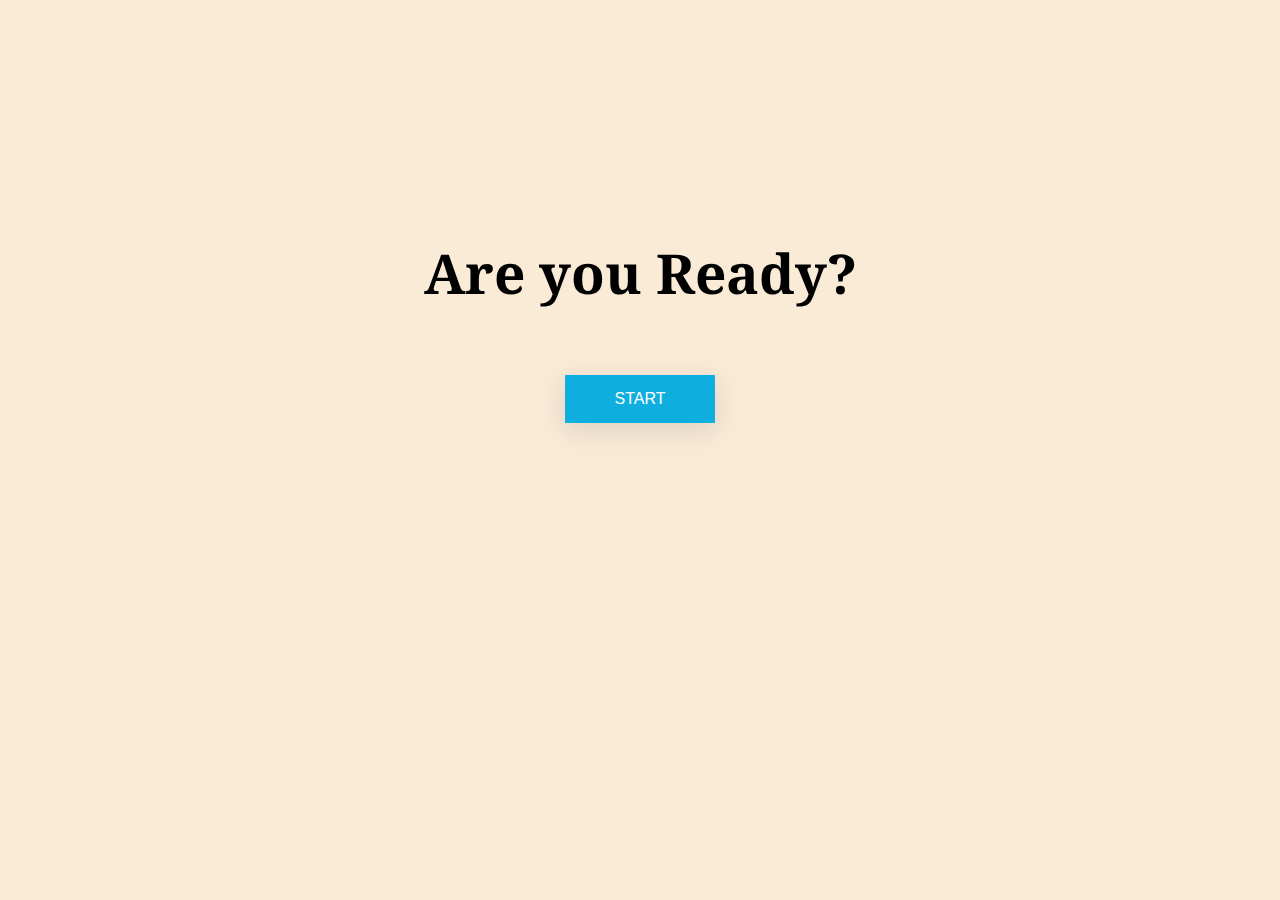
<file: index.html>
<!DOCTYPE html>
<html lang="en">
<head>
    <meta charset="UTF-8">
    <meta http-equiv="X-UA-Compatible" content="IE=edge">
    <meta name="viewport" content="width=device-width, initial-scale=1.0">
    <link rel="stylesheet" href="index.css">
    <title>start</title>
</head>
<body>
    <div class="container">
        <div id="start-page">
            <h1>Are you Ready?</h1>
            <a href="/game.html"> <button class="start-btn">START</button> </a>
        </div>
    </div>
</body>
</html>
</file>
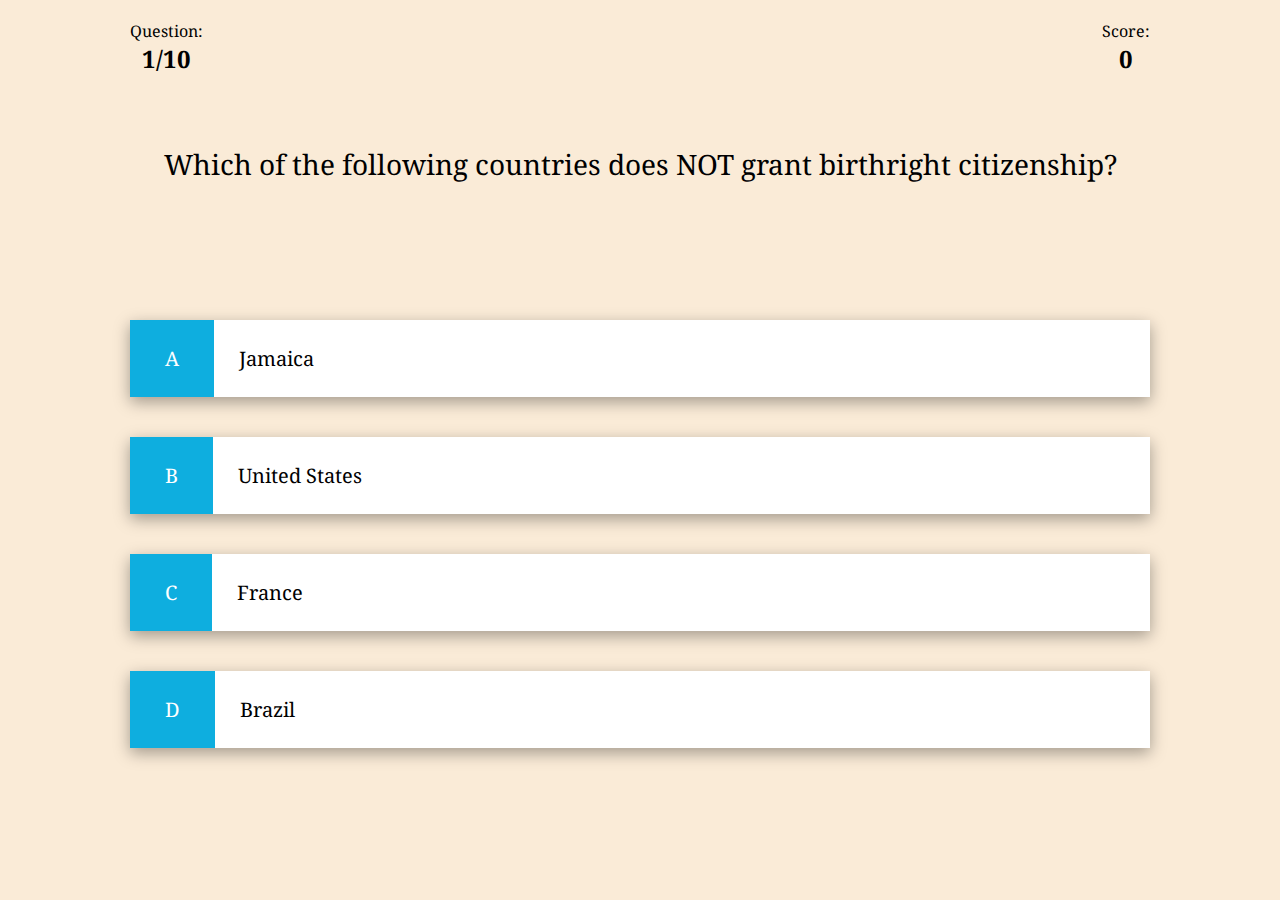
<file: game.html>
<!DOCTYPE html>
<html lang="en">
<head>
    <meta charset="UTF-8">
    <meta http-equiv="X-UA-Compatible" content="IE=edge">
    <meta name="viewport" content="width=device-width, initial-scale=1.0">
    <link rel="stylesheet" href="game.css">
    <title>game-page</title>
</head>
<body>
    <div class="container">
        <div class="intro">
            <div class="counter">
                <p class="prefix">Question:</p>
                <h2 id="counter">1/10</h2>
            </div>
            <div class="score">
                <p class="prefix">Score:</p>
                <h2 id="score">0</h2>
            </div>
        </div>
        <div id="question">What is the answear question?</div>

        <div class="answer-container">
            <p class="answer-prefix">A</p>
            <p class="answer-text" data-answer="a">Answer A</p>
        </div>

        <div class="answer-container">
            <p class="answer-prefix">B</p>
            <p class="answer-text" data-answer="b">Answer B</p>
        </div>

        <div class="answer-container">
            <p class="answer-prefix">C</p>
            <p class="answer-text" data-answer="c">Answer C</p>
        </div>

        <div class="answer-container">
            <p class="answer-prefix">D</p>
            <p class="answer-text" data-answer="d">Answer D</p>
        </div>
    </div>
<script src="game.js"></script> 
</body>
</html>
</file>
<file: index.css>
@import url('https://fonts.googleapis.com/css2?family=Noto+Serif&display=swap');
*{
    box-sizing: border-box;
    padding: 0;
    margin: 0;
    text-align: center;
}
body{
    font-family: 'Noto Serif', serif;
    background-color: antiquewhite;
}
.container{
    max-width: 1100px;
    margin: 0 auto;
    overflow: auto;
    padding: 0 40px;
}
#start-page{
    margin-top: 170px;
}
#start-page h1{
    padding: 65px;
    font-size: 55px;
}
#start-page a button{
    text-decoration: none;
    padding: 15px 50px;
    font-size: 16px;
    color: white;
    border-style: none;
    background-color: #0eaedf;
    box-shadow: rgba(100, 100, 111, 0.2) 0px 7px 29px 0px;
    cursor: pointer;
    margin-bottom: 100px;
}
#start-page button:hover{
    cursor: pointer;
    box-shadow: 0 0.4rem 1.4rem 0 rgba(16, 122, 221, 0.5);
    transition: transform 150ms;
    transform: scale(1.02);
}
#end-page{margin-top: 190px; margin-bottom: 100px;}
#end-page h1{font-size: 45px; padding-bottom: 40px;}
.end-page-title{margin-bottom: 25px;}
#end-page a{text-decoration: none;}
#end-page button{margin: 0px 30px;}
.play-again-btn{
    padding: 15px 50px;
    font-size: 16px;
    color: white;
    border-style: none;
    background-color: #0eaedf;
    box-shadow: rgba(100, 100, 111, 0.2) 0px 7px 29px 0px;
    cursor: pointer;
}
.close-btn{
    padding: 15px 50px;
    font-size: 16px;
    color: white;
    border-style: none;
    background-color: #0eaedf;
    box-shadow: rgba(100, 100, 111, 0.2) 0px 7px 29px 0px;
}
#end-page button:hover{
    cursor: pointer;
    box-shadow: 0 0.4rem 1.4rem 0 rgba(16, 122, 221, 0.5);
    transition: transform 150ms;
    transform: scale(1.02);
}
@media screen and (max-width: 700px){
    .end-page-title{margin-bottom: 15px;}
    #end-page button{margin: 20px 30px;}
}
</file>
<file: game.css>
@import url('https://fonts.googleapis.com/css2?family=Noto+Serif&display=swap');
*{
    box-sizing: border-box;
    padding: 0;
    margin: 0;
}
body{
    font-family: 'Noto Serif', serif;
    background-color: antiquewhite;
}
.container{
    max-width: 1100px;
    margin: 0 auto;
    overflow: auto;
    padding: 0 40px;
}
.intro{
    display: flex;
    justify-content: space-between;
    margin-top: 20px;
    margin-bottom: 70px;
    text-align: center;
}
#question{
    height: 150px;
    font-size: 28px;
    text-align: center;
    margin-bottom: 25px;
}
.answer-container{
    display: flex;
    flex-direction: initial;
    margin-bottom: 40px;
    font-size: 20px;
    box-shadow: rgba(0, 0, 0, 0.35) 0px 5px 15px;
    background-color: white;
}
.answer-container:hover{
    cursor: pointer;
    box-shadow: 0 0.4rem 1.4rem 0 rgba(10, 104, 219, 0.6);
}
.answer-prefix{
    background-color: #0eaedf;
    color: white;
    padding: 25px 35px;
    margin: 0;
}
.answer-text{
    padding: 25px;
    width: 100%;
    margin: 0;
}
.correct {
    background-color: lightgreen;
}
.incorrect {
    background-color: rgb(255, 98, 98);
}
</file>
